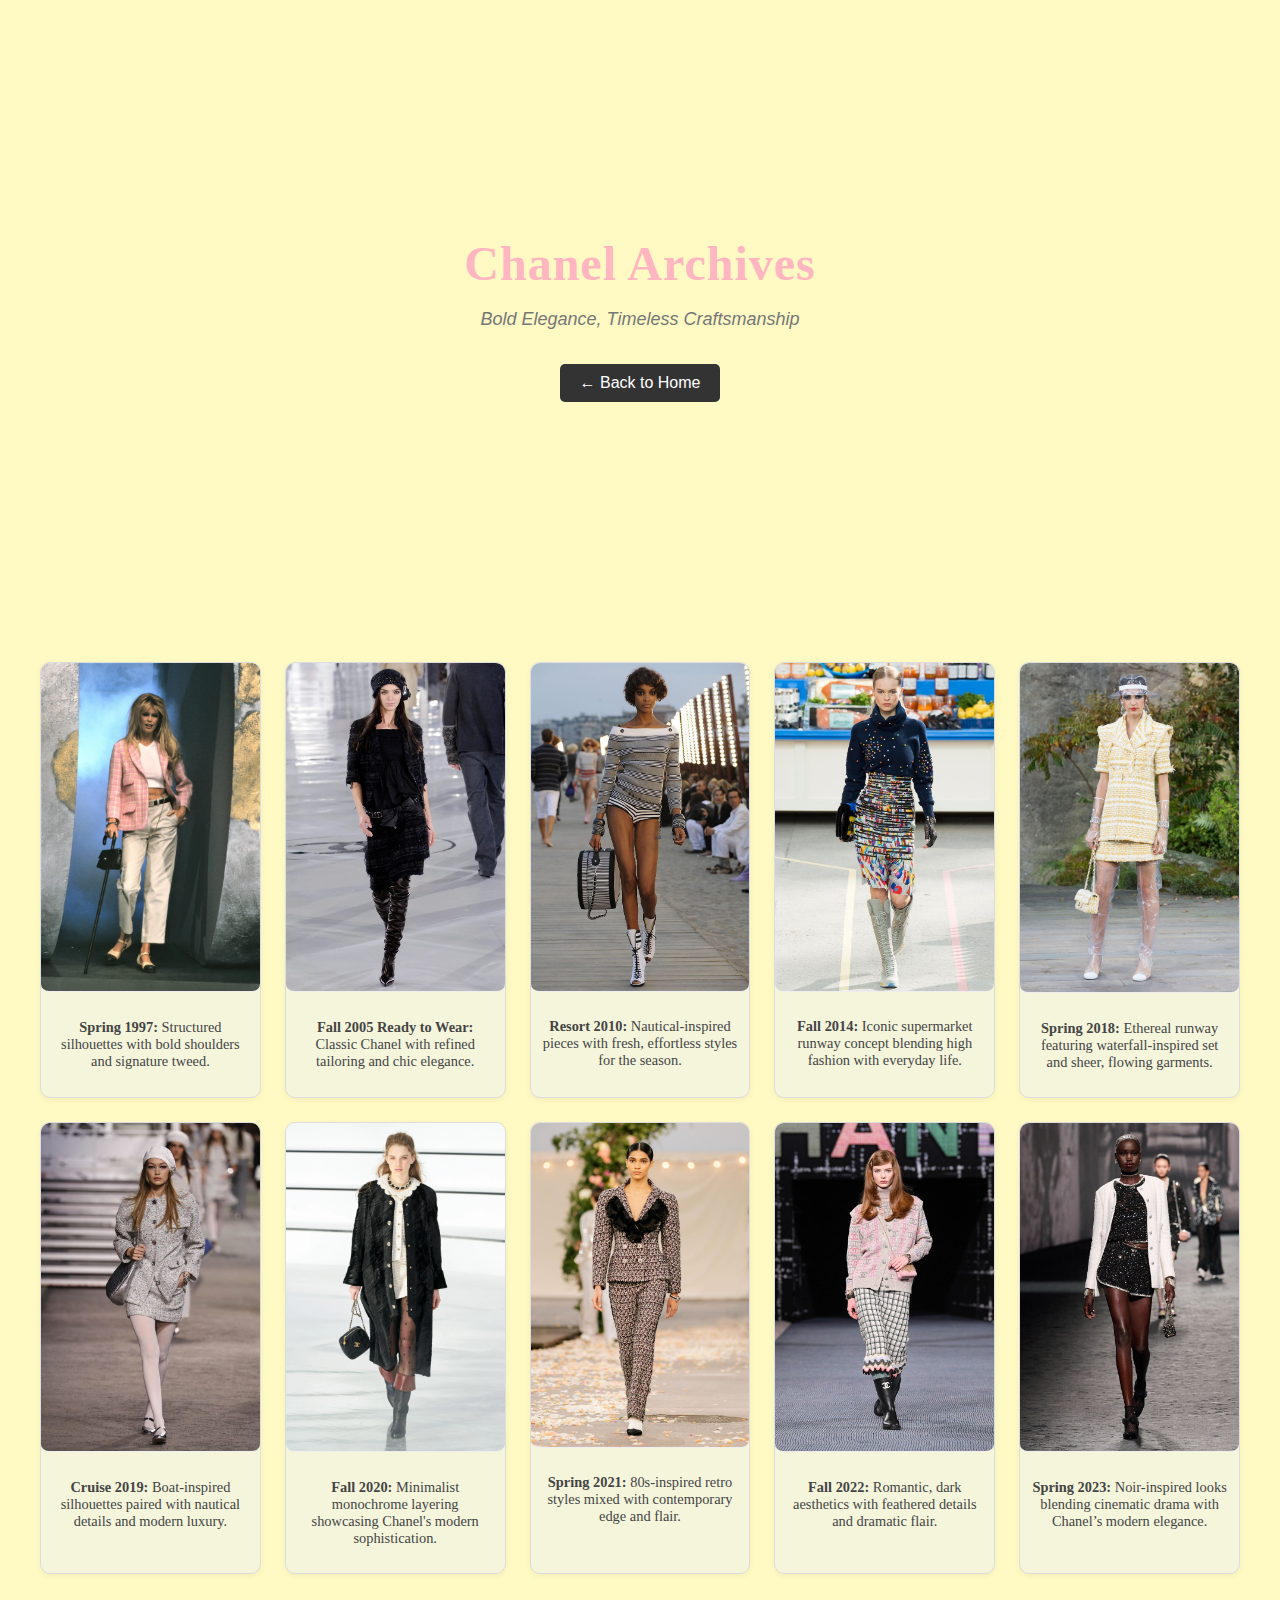
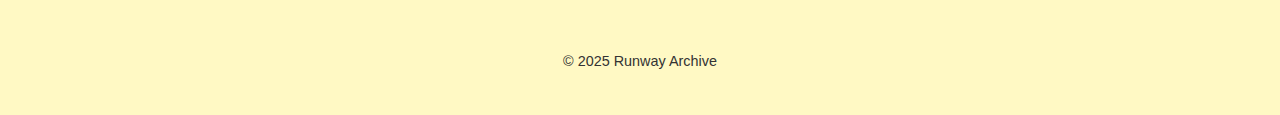
<file: chanel.html>
<!DOCTYPE html>
<html lang="en">
<head>
  <meta charset="UTF-8" />
  <meta name="viewport" content="width=device-width, initial-scale=1.0" />
  <title>Chanel Archives</title>
  <link rel="stylesheet" href="style.css" />
</head>
<body>
  <header>
  <h1>Chanel Archives</h1>
  <h2 class="subtitle">Bold Elegance, Timeless Craftsmanship</h2>
  <a href="index.html" class="back-to-home">← Back to Home</a>
</header>


  <section class="lookbook">
    <div class="look">
      <img src="chanel 1996 new.webp" alt="Chanel Look 1">
      <video class="runway-video" muted>
        <source src="RPReplay_Final1747057071.mp4" type="video/mp4">
        Your browser does not support the video tag.
      </video>
      <p><strong>Spring 1997:</strong> Structured silhouettes with bold shoulders and signature tweed.</p>

    </div>
    <div class="look">
      <img src="2005 chanel.jpg" alt="Chanel Look 2">
      <video class="runway-video" muted>
        <source src="RPReplay_Final1747057713.mp4" type="video/mp4">
        Your browser does not support the video tag.
      </video>
      <p><strong>Fall 2005 Ready to Wear:</strong> Classic Chanel with refined tailoring and chic elegance.</p>

    </div>
    <div class="look">
      <img src="chanel 2010.jpg" alt="Chanel Look 3">
      <video class="runway-video" muted>
        <source src="RPReplay_Final1747057951.mp4" type="video/mp4">
        Your browser does not support the video tag.
      </video>
      <p><strong>Resort 2010:</strong> Nautical-inspired pieces with fresh, effortless styles for the season.</p>

    </div>
    <div class="look">
      <img src="chanel 2014.jpg" alt="Chanel Look 4">
      <video class="runway-video" muted>
        <source src="RPReplay_Final1747058309.mp4" type="video/mp4">
        Your browser does not support the video tag.
      </video>
     <p><strong>Fall 2014:</strong> Iconic supermarket runway concept blending high fashion with everyday life.</p>

    </div>
    <div class="look">
      <img src="chanel 2018.jpg" alt="Chanel Look 5">
      <video class="runway-video" muted>
        <source src="RPReplay_Final1747058440.mp4" type="video/mp4">
        Your browser does not support the video tag.
      </video>
      <p><strong>Spring 2018:</strong> Ethereal runway featuring waterfall-inspired set and sheer, flowing garments.</p>

    </div>
    <div class="look">
      <img src="chanel 2019.jpg" alt="Chanel Look 6">
      <video class="runway-video" muted>
        <source src="chanel 2019 .mp4" type="video/mp4">
        Your browser does not support the video tag.
      </video>
     <p><strong>Cruise 2019:</strong> Boat-inspired silhouettes paired with nautical details and modern luxury.</p>

    </div>
    <div class="look">
      <img src="chanel 2020 new.webp" alt="Chanel Look 7">
      <video class="runway-video" muted>
        <source src="chanel 2020 new.mp4" type="video/mp4">
        Your browser does not support the video tag.
      </video>
     <p><strong>Fall 2020:</strong> Minimalist monochrome layering showcasing Chanel's modern sophistication.</p>

    </div>
    <div class="look">
      <img src="chanel 2021.jpg" alt="Chanel Look 8">
      <video class="runway-video" muted>
        <source src="chanel 2021.mp4" type="video/mp4">
        Your browser does not support the video tag.
      </video>
      <p><strong>Spring 2021:</strong> 80s-inspired retro styles mixed with contemporary edge and flair.</p>

    </div>
    <div class="look">
      <img src="chanel 2022.jpg" alt="Chanel Look 9">
      <video class="runway-video" muted>
        <source src="chanel 2022.mp4" type="video/mp4">
        Your browser does not support the video tag.
      </video>
     <p><strong>Fall 2022:</strong> Romantic, dark aesthetics with feathered details and dramatic flair.</p>

    </div>
    <div class="look">
      <img src="chanel 2023.jpg" alt="Chanel Look 10">
      <video class="runway-video" muted>
        <source src="chanel 2023 new.mp4" type="video/mp4">
        Your browser does not support the video tag.
      </video>
     <p><strong>Spring 2023:</strong> Noir-inspired looks blending cinematic drama with Chanel’s modern elegance.</p>

    </div>
  </section>

  <footer>
    <p>&copy; 2025 Runway Archive</p>
  </footer>

  <script>
    document.querySelectorAll('.look').forEach(look => {
      const video = look.querySelector('.runway-video');
      look.addEventListener('mouseenter', () => {
        video.style.display = 'block'; // Show the video
        video.play(); // Play the video
      });
      look.addEventListener('mouseleave', () => {
        video.pause(); // Pause the video
        video.currentTime = 0; // Reset the video to the beginning
        video.style.display = 'none'; // Hide the video
      });
    });
  </script>
</body>
</html>
</file>
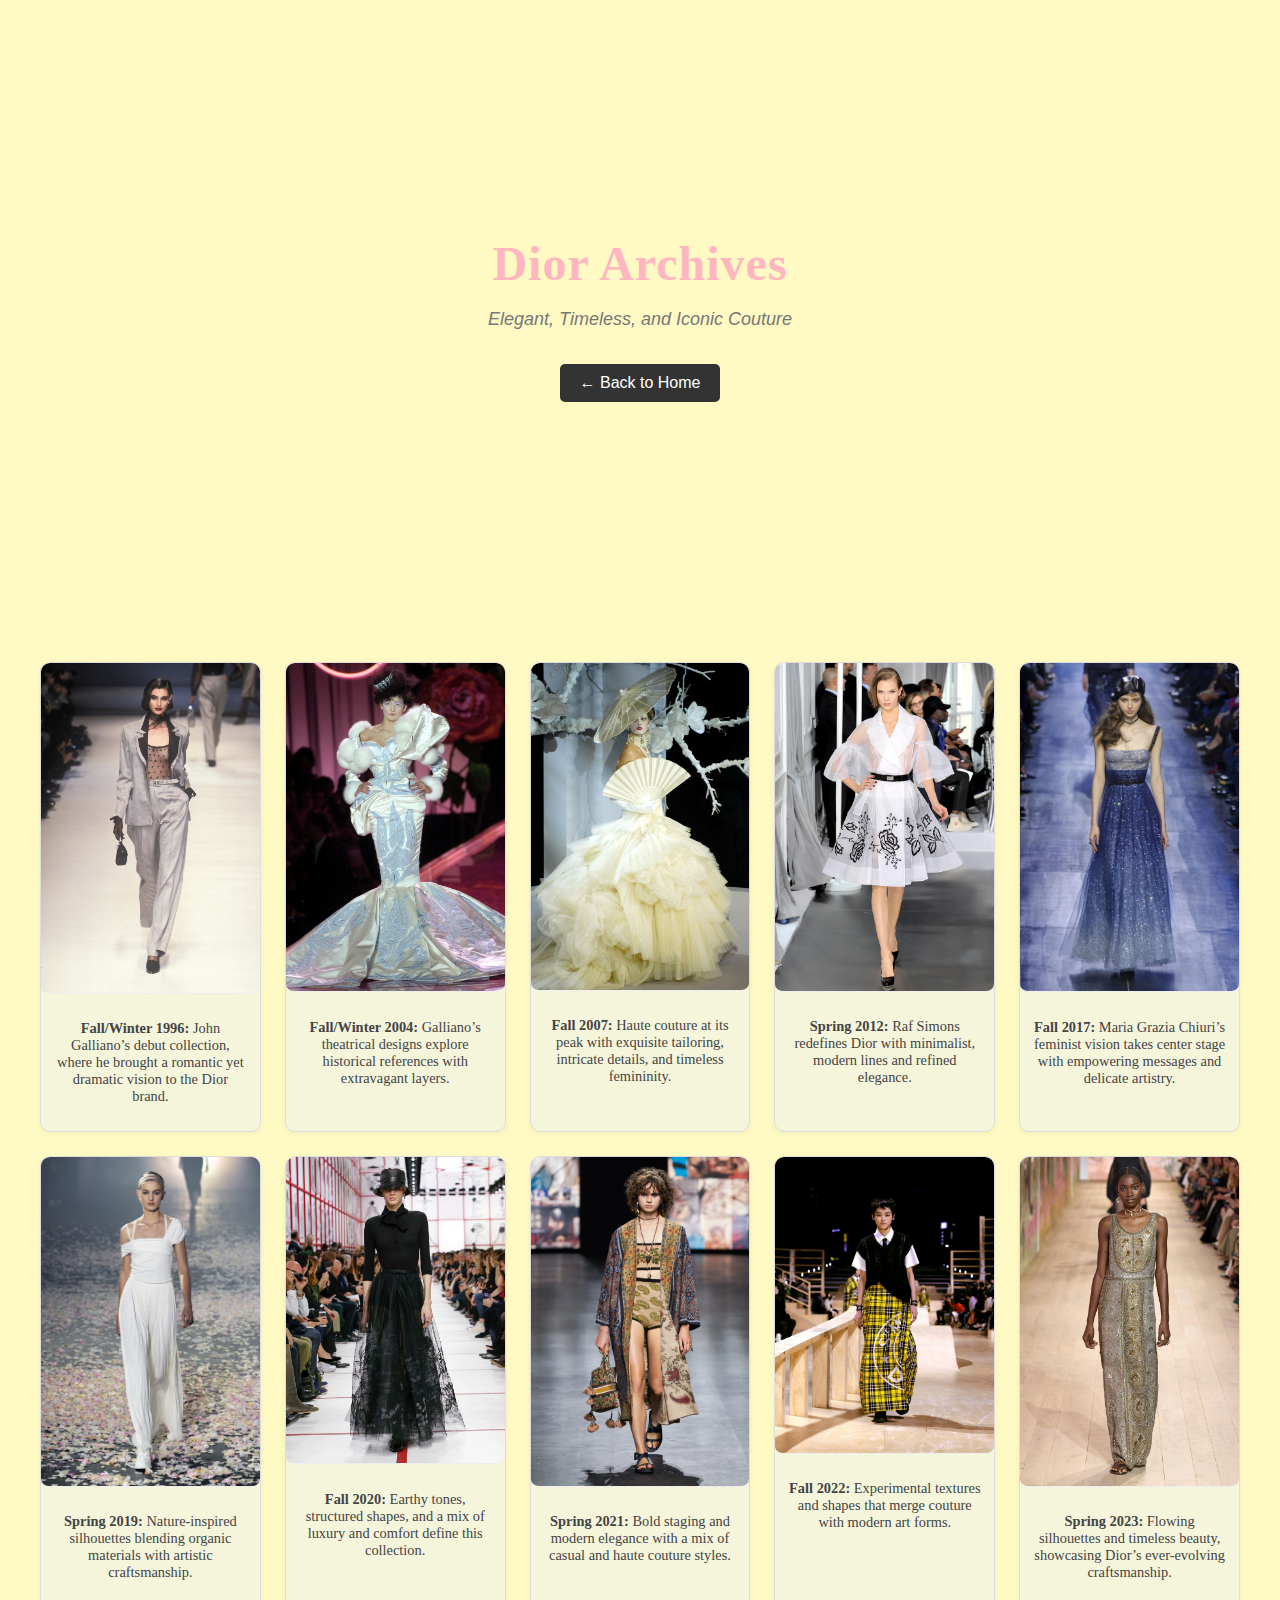
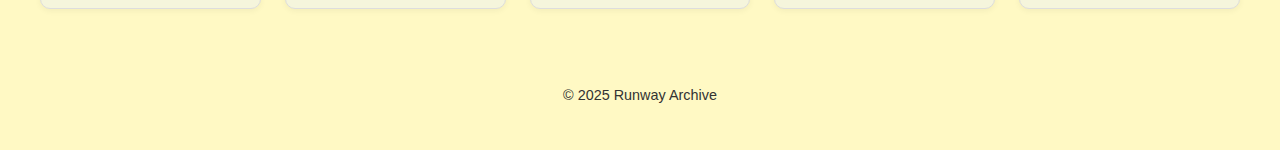
<file: dior.html>
<!DOCTYPE html>
<html lang="en">
<head>
  <meta charset="UTF-8" />
  <meta name="viewport" content="width=device-width, initial-scale=1.0" />
  <title>Dior Archives</title>
  <link rel="stylesheet" href="style.css" />
</head>
<body>
  <header>
    <h1>Dior Archives</h1>
    <h2 class="subtitle">Elegant, Timeless, and Iconic Couture</h2>
    <a href="index.html" class="back-to-home">← Back to Home</a>
  </header>

  <section class="lookbook">
    <div class="look">
      <img src="dior 1996.jpg" alt="Dior Look 1" />
      <video class="runway-video" muted>
        <source src="dior 1996.mp4" type="video/mp4">
        Your browser does not support the video tag.
      </video>
      <p><strong>Fall/Winter 1996:</strong> John Galliano’s debut collection, where he brought a romantic yet dramatic vision to the Dior brand.</p>
    </div>
    <div class="look">
      <img src="dior 2004.jpg" alt="Dior Look 2" />
      <video class="runway-video" muted>
        <source src="dior 2004.mp4" type="video/mp4">
        Your browser does not support the video tag.
      </video>
      <p><strong>Fall/Winter 2004:</strong> Galliano’s theatrical designs explore historical references with extravagant layers.</p>
    </div>
    <div class="look">
      <img src="dior 2007.jpg" alt="Dior Look 3" />
      <video class="runway-video" muted>
        <source src="dior 2007.mp4" type="video/mp4">
        Your browser does not support the video tag.
      </video>
      <p><strong>Fall 2007:</strong> Haute couture at its peak with exquisite tailoring, intricate details, and timeless femininity.</p>
    </div>
    <div class="look">
      <img src="dior 2012 new.webp" alt="Dior Look 4" />
      <video class="runway-video" muted>
        <source src="dior 2012.mp4" type="video/mp4">
        Your browser does not support the video tag.
      </video>
      <p><strong>Spring 2012:</strong> Raf Simons redefines Dior with minimalist, modern lines and refined elegance.</p>
    </div>
    <div class="look">
      <img src="dior 2017 new.jpg" alt="Dior Look 5" />
      <video class="runway-video" muted>
        <source src="dior 2017.mp4" type="video/mp4">
        Your browser does not support the video tag.
      </video>
      <p><strong>Fall 2017:</strong> Maria Grazia Chiuri’s feminist vision takes center stage with empowering messages and delicate artistry.</p>
    </div>
    <div class="look">
      <img src="dior 2019 new.jpg" alt="Dior Look 6" />
      <video class="runway-video" muted>
        <source src="dior 2019.mp4" type="video/mp4">
        Your browser does not support the video tag.
      </video>
      <p><strong>Spring 2019:</strong> Nature-inspired silhouettes blending organic materials with artistic craftsmanship.</p>
    </div>
    <div class="look">
      <img src="dior new 2020.jpg" alt="Dior Look 7" />
      <video class="runway-video" muted>
        <source src="dior 2020.mp4" type="video/mp4">
        Your browser does not support the video tag.
      </video>
      <p><strong>Fall 2020:</strong> Earthy tones, structured shapes, and a mix of luxury and comfort define this collection.</p>
    </div>
    <div class="look">
      <img src="dior 2021 new.webp" alt="Dior Look 8" />
      <video class="runway-video" muted>
        <source src="dior 2021.mp4" type="video/mp4">
        Your browser does not support the video tag.
      </video>
      <p><strong>Spring 2021:</strong> Bold staging and modern elegance with a mix of casual and haute couture styles.</p>
    </div>
    <div class="look">
      <img src="dior 2022 new.jpg" alt="Dior Look 9" />
      <video class="runway-video" muted>
        <source src="dior 2022.mp4" type="video/mp4">
        Your browser does not support the video tag.
      </video>
      <p><strong>Fall 2022:</strong> Experimental textures and shapes that merge couture with modern art forms.</p>
    </div>
    <div class="look">
      <img src="dior 2023.jpg" alt="Dior Look 10" />
      <video class="runway-video" muted>
        <source src="dior 2023.mp4" type="video/mp4">
        Your browser does not support the video tag.
      </video>
      <p><strong>Spring 2023:</strong> Flowing silhouettes and timeless beauty, showcasing Dior’s ever-evolving craftsmanship.</p>
    </div>
  </section>

  <footer>
    <p>&copy; 2025 Runway Archive</p>
  </footer>

  <script>
    document.querySelectorAll('.look').forEach(look => {
      const video = look.querySelector('.runway-video');
      look.addEventListener('mouseenter', () => {
        video.style.display = 'block'; // Show the video
        video.play(); // Play the video
      });
      look.addEventListener('mouseleave', () => {
        video.pause(); // Pause the video
        video.currentTime = 0; // Reset the video to the beginning
        video.style.display = 'none'; // Hide the video
      });
    });
  </script>
</body>
</html>
</file>
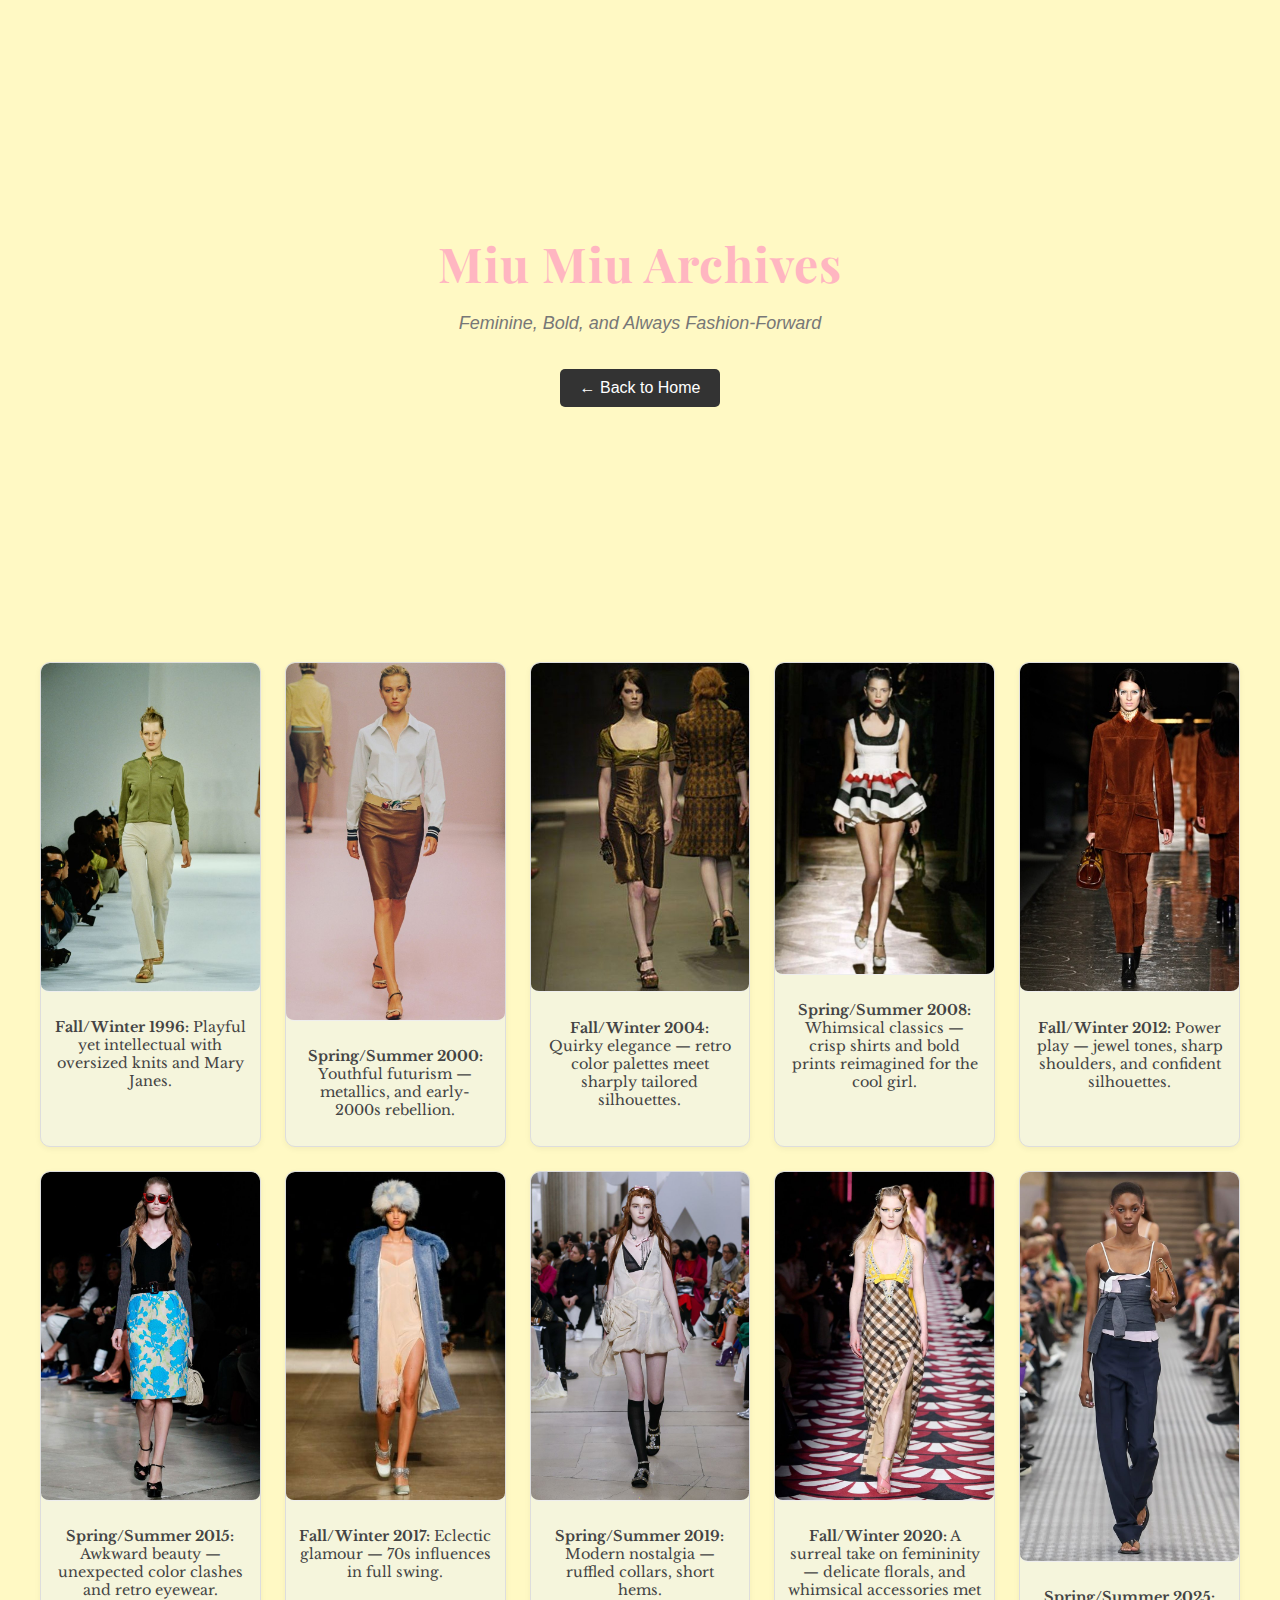
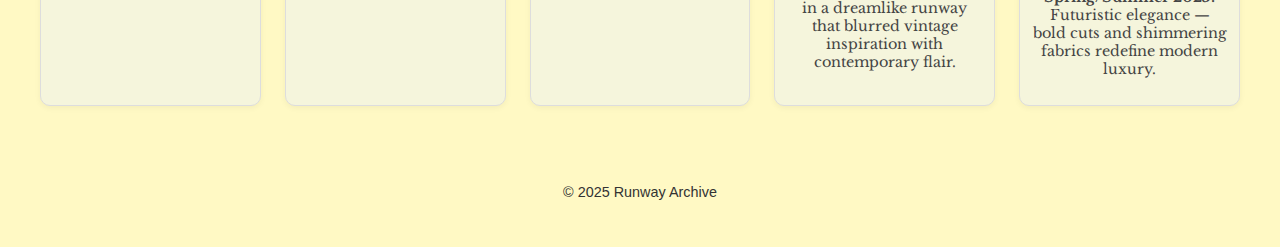
<file: miu miu.html>
<!DOCTYPE html>
<html lang="en">
<head>
  <meta charset="UTF-8" />
  <meta name="viewport" content="width=device-width, initial-scale=1.0"/>
  <title>Miu Miu Archive</title>
  <link rel="stylesheet" href="style.css" />
  <link href="https://fonts.googleapis.com/css2?family=Playfair+Display:wght@400;600;700&family=Libre+Baskerville&display=swap" rel="stylesheet">
</head>
<body>

  <header>
    <h1>Miu Miu Archives</h1>
    <h2 class="subtitle">Feminine, Bold, and Always Fashion-Forward</h2>
    <a href="index.html" class="back-to-home">← Back to Home</a>
  </header>

  <section class="lookbook">
    <!-- Look 1 -->
    <div class="look">
      <img src="miu 1996.jpg" alt="Miu Miu 1996">
      <video class="runway-video" muted>
        <source src="miu miu 1996.mp4" type="video/mp4">
        Your browser does not support the video tag.
      </video>
      <p><strong>Fall/Winter 1996:</strong> Playful yet intellectual with oversized knits and Mary Janes.</p>
    </div>
    
    <!-- Look 2 -->
    <div class="look">
      <img src="mui 2000.jpg" alt="Miu Miu 2000">
      <video class="runway-video" muted>
        <source src="miu miu 2000.mp4" type="video/mp4">
        Your browser does not support the video tag.
      </video>
      <p><strong>Spring/Summer 2000:</strong> Youthful futurism — metallics, and early-2000s rebellion.</p>
    </div>

    <!-- Look 3 -->
    <div class="look">
      <img src="mui 2004.jpg" alt="Miu Miu 2004">
      <video class="runway-video" muted>
        <source src="miu miu 2004.mp4" type="video/mp4">
        Your browser does not support the video tag.
      </video>
      <p><strong>Fall/Winter 2004:</strong> Quirky elegance — retro color palettes meet sharply tailored silhouettes.</p>
    </div>

    <!-- Look 4 -->
    <div class="look">
      <img src="mui 2008.jpg" alt="Miu Miu 2008">
      <video class="runway-video" muted>
        <source src="miu miu 2008.mp4" type="video/mp4">
        Your browser does not support the video tag.
      </video>
      <p><strong>Spring/Summer 2008:</strong> Whimsical classics — crisp shirts and bold prints reimagined for the cool girl.</p>
    </div>

    <!-- Look 5 -->
    <div class="look">
      <img src="mui 2012.jpg" alt="Miu Miu 2012">
      <video class="runway-video" muted>
        <source src="miu miu 2012.mp4" type="video/mp4">
        Your browser does not support the video tag.
      </video>
      <p><strong>Fall/Winter 2012:</strong> Power play — jewel tones, sharp shoulders, and confident silhouettes.</p>
    </div>

    <!-- Look 6 -->
    <div class="look">
      <img src="mui 2015.jpg" alt="Miu Miu 2015">
      <video class="runway-video" muted>
        <source src="miu miu 2015.mp4" type="video/mp4">
        Your browser does not support the video tag.
      </video>
      <p><strong>Spring/Summer 2015:</strong> Awkward beauty — unexpected color clashes and retro eyewear.</p>
    </div>

    <!-- Look 7 -->
    <div class="look">
      <img src="mui 2017.jpg" alt="Miu Miu 2017">
      <video class="runway-video" muted>
        <source src="miu miu 2017.mp4" type="video/mp4">
        Your browser does not support the video tag.
      </video>
      <p><strong>Fall/Winter 2017:</strong> Eclectic glamour — 70s influences in full swing.</p>
    </div>

    <!-- Look 8 -->
    <div class="look">
      <img src="mui 2019.jpg" alt="Miu Miu 2019">
      <video class="runway-video" muted>
        <source src="miu miu 2019.mp4" type="video/mp4">
        Your browser does not support the video tag.
      </video>
      <p><strong>Spring/Summer 2019:</strong> Modern nostalgia — ruffled collars, short hems.</p>
    </div>

    <!-- Look 9 -->
    <div class="look">
      <img src="mui mui 2020.jpg" alt="Miu Miu 2020">
      <video class="runway-video" muted>
        <source src="miu miu 2020.mp4" type="video/mp4">
        Your browser does not support the video tag.
      </video>
      <p><strong>Fall/Winter 2020:</strong> A surreal take on femininity — delicate florals, and whimsical accessories met in a dreamlike runway that blurred vintage inspiration with contemporary flair.</p>
    </div>

    <!-- Look 10 -->
    <div class="look">
      <img src="mui 2025.jpg" alt="Miu Miu 2025">
      <video class="runway-video" muted>
        <source src="miu miu 2025.mp4" type="video/mp4">
        Your browser does not support the video tag.
      </video>
      <p><strong>Spring/Summer 2025:</strong> Futuristic elegance — bold cuts and shimmering fabrics redefine modern luxury.</p>
    </div>
  </section>

  <footer>
    <p>&copy; 2025 Runway Archive</p>
  </footer>

  <script>
    document.querySelectorAll('.look').forEach(look => {
      const video = look.querySelector('.runway-video');
      look.addEventListener('mouseenter', () => {
        video.style.display = 'block'; // Show the video
        video.play(); // Play the video
      });
      look.addEventListener('mouseleave', () => {
        video.pause(); // Pause the video
        video.currentTime = 0; // Reset the video to the beginning
        video.style.display = 'none'; // Hide the video
      });
    });
  </script>

</body>
</html>
</file>
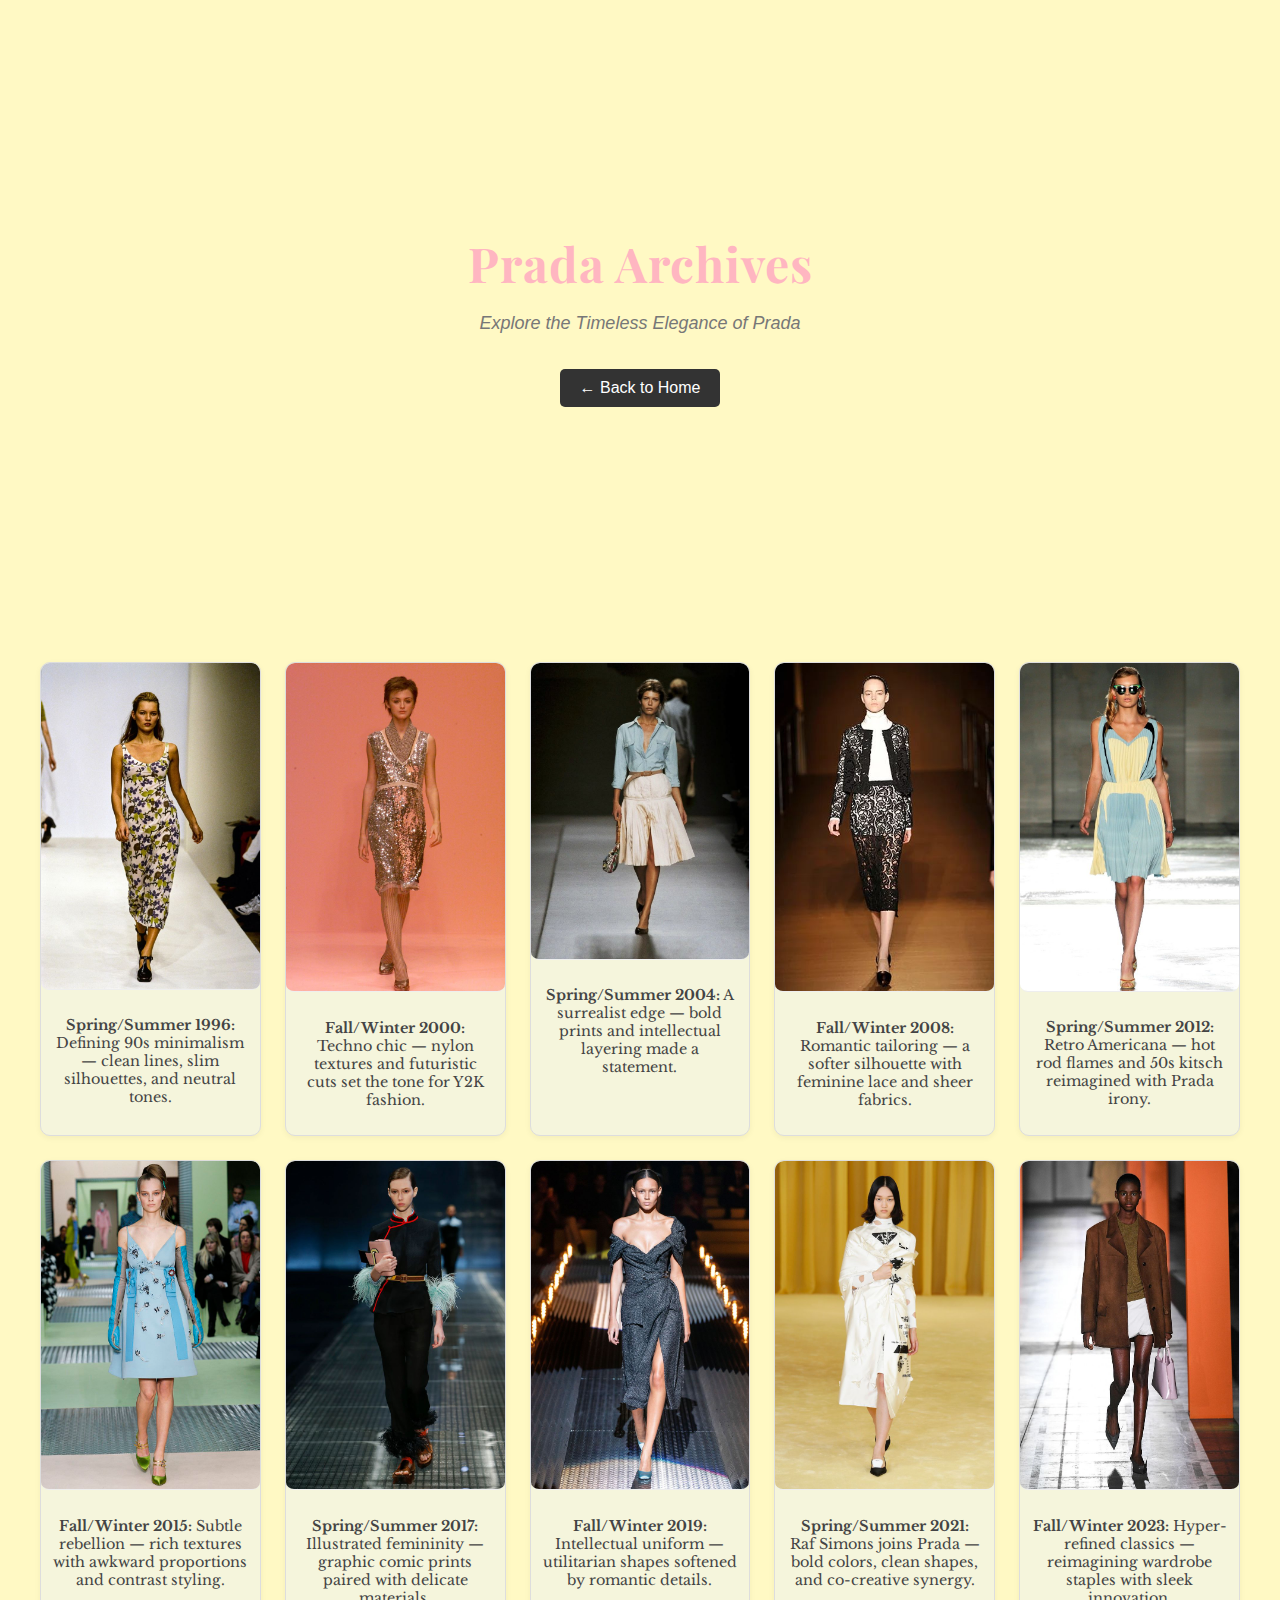
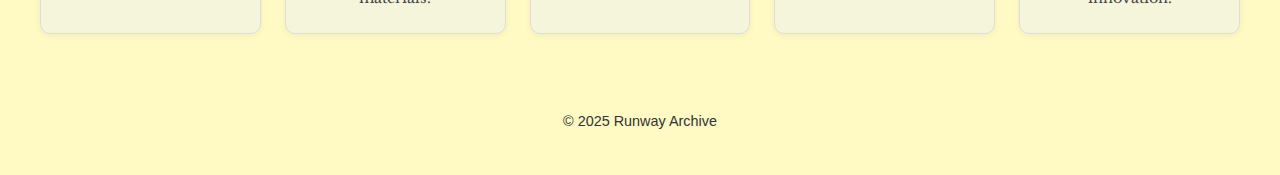
<file: Prada.html>
<!DOCTYPE html>
<html lang="en">
<head>
  <meta charset="UTF-8" />
  <meta name="viewport" content="width=device-width, initial-scale=1.0"/>
  <title>Prada Archive</title>
  <link rel="stylesheet" href="style.css" />
  <link href="https://fonts.googleapis.com/css2?family=Playfair+Display:wght@400;600;700&family=Libre+Baskerville&display=swap" rel="stylesheet">
</head>
<body>

  <header>
    <h1>Prada Archives</h1>
    <h2 class="subtitle">Explore the Timeless Elegance of Prada</h2>
    <a href="index.html" class="back-to-home">← Back to Home</a>
  </header>

  <section class="lookbook">
    <div class="look">
      <img src="prada 1996.jpg" alt="Prada 1996">
      <video class="runway-video" muted>
        <source src="prada 1996.mp4" type="video/mp4">
        Your browser does not support the video tag.
      </video>
      <p><strong>Spring/Summer 1996:</strong> Defining 90s minimalism — clean lines, slim silhouettes, and neutral tones.</p>
    </div>
    <div class="look">
      <img src="prada 2000.jpg" alt="Prada 2000">
      <video class="runway-video" muted>
        <source src="prada 2000.mp4" type="video/mp4">
        Your browser does not support the video tag.
      </video>
      <p><strong>Fall/Winter 2000:</strong> Techno chic — nylon textures and futuristic cuts set the tone for Y2K fashion.</p>
    </div>
    <div class="look">
      <img src="prada 2004.jpg" alt="Prada 2004">
      <video class="runway-video" muted>
        <source src="prada 2004.mp4" type="video/mp4">
        Your browser does not support the video tag.
      </video>
      <p><strong>Spring/Summer 2004:</strong> A surrealist edge — bold prints and intellectual layering made a statement.</p>
    </div>
    <div class="look">
      <img src="prada 2008.jpg" alt="Prada 2008">
      <video class="runway-video" muted>
        <source src="prada 2008 new.mp4" type="video/mp4">
        Your browser does not support the video tag.
      </video>
      <p><strong>Fall/Winter 2008:</strong> Romantic tailoring — a softer silhouette with feminine lace and sheer fabrics.</p>
    </div>
    <div class="look">
      <img src="prada 2012.jpg" alt="Prada 2012">
      <video class="runway-video" muted>
        <source src="prada 2012.mp4" type="video/mp4">
        Your browser does not support the video tag.
      </video>
      <p><strong>Spring/Summer 2012:</strong> Retro Americana — hot rod flames and 50s kitsch reimagined with Prada irony.</p>
    </div>
    <div class="look">
      <img src="prada 2015.jpg" alt="Prada 2015">
      <video class="runway-video" muted>
        <source src="prada 2015.mp4" type="video/mp4">
        Your browser does not support the video tag.
      </video>
      <p><strong>Fall/Winter 2015:</strong> Subtle rebellion — rich textures with awkward proportions and contrast styling.</p>
    </div>
    <div class="look">
      <img src="prada 2017.jpg" alt="Prada 2017">
      <video class="runway-video" muted>
        <source src="prada 2017.mp4" type="video/mp4">
        Your browser does not support the video tag.
      </video>
      <p><strong>Spring/Summer 2017:</strong> Illustrated femininity — graphic comic prints paired with delicate materials.</p>
    </div>
    <div class="look">
      <img src="prada 2019.jpg" alt="Prada 2019">
      <video class="runway-video" muted>
        <source src="prada 2019.mp4" type="video/mp4">
        Your browser does not support the video tag.
      </video>
      <p><strong>Fall/Winter 2019:</strong> Intellectual uniform — utilitarian shapes softened by romantic details.</p>
    </div>
    <div class="look">
      <img src="prada 2021.jpg" alt="Prada 2021">
      <video class="runway-video" muted>
        <source src="prada new 2021.mp4" type="video/mp4">
        Your browser does not support the video tag.
      </video>
      <p><strong>Spring/Summer 2021:</strong> Raf Simons joins Prada — bold colors, clean shapes, and co-creative synergy.</p>
    </div>
    <div class="look">
      <img src="prada 2023.jpg" alt="Prada 2023">
      <video class="runway-video" muted>
        <source src="prada 2023.mp4" type="video/mp4">
        Your browser does not support the video tag.
      </video>
      <p><strong>Fall/Winter 2023:</strong> Hyper-refined classics — reimagining wardrobe staples with sleek innovation.</p>
    </div>
  </section>

  <footer>
    <p>&copy; 2025 Runway Archive</p>
  </footer>

  <script>
    document.querySelectorAll('.look').forEach(look => {
      const video = look.querySelector('.runway-video');
      look.addEventListener('mouseenter', () => {
        video.style.display = 'block'; // Show the video
        video.play(); // Play the video
      });
      look.addEventListener('mouseleave', () => {
        video.pause(); // Pause the video
        video.currentTime = 0; // Reset the video to the beginning
        video.style.display = 'none'; // Hide the video
      });
    });
  </script>

</body>
</html>
</file>
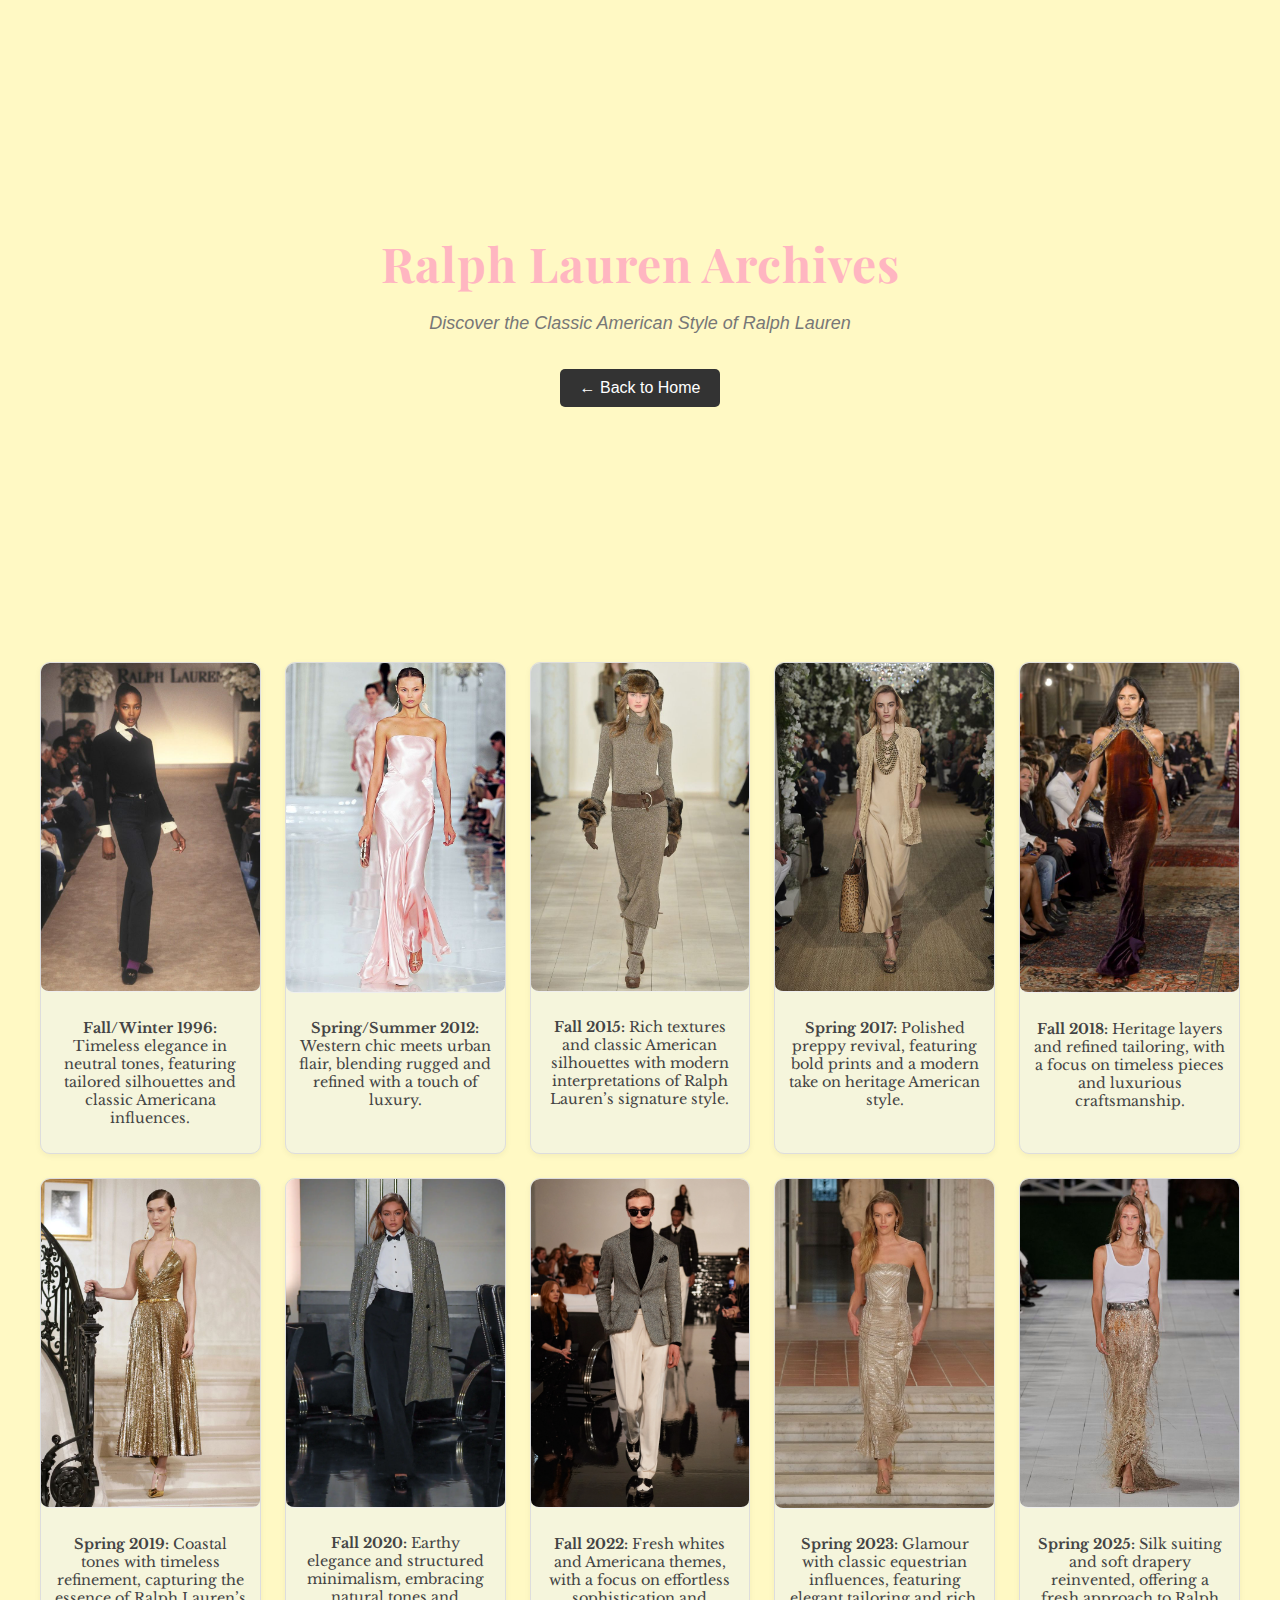
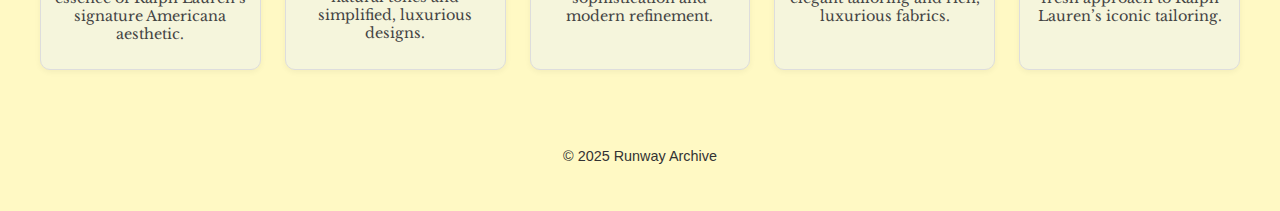
<file: Ralph Lauren.html>
<!DOCTYPE html>
<html lang="en">
<head>
  <meta charset="UTF-8" />
  <meta name="viewport" content="width=device-width, initial-scale=1.0"/>
  <title>Ralph Lauren Archive</title>
  <link rel="stylesheet" href="style.css" />
  <link href="https://fonts.googleapis.com/css2?family=Playfair+Display:wght@400;600;700&family=Libre+Baskerville&display=swap" rel="stylesheet">
</head>
<body>
  <header>
    <h1>Ralph Lauren Archives</h1>
    <h2 class="subtitle">Discover the Classic American Style of Ralph Lauren</h2>
    <a href="index.html" class="back-to-home">← Back to Home</a>
  </header>

  <section class="lookbook">
    <div class="look">
      <img src="ralph 1996 new.jpg" alt="Ralph Lauren Look 1" />
      <video class="runway-video" muted>
        <source src="ralph 1996.mp4" type="video/mp4">
        Your browser does not support the video tag.
      </video>
      <p><strong>Fall/Winter 1996:</strong> Timeless elegance in neutral tones, featuring tailored silhouettes and classic Americana influences.</p>
    </div>
    <div class="look">
      <img src="ralph 2012.jpg" alt="Ralph Lauren Look 2" />
      <video class="runway-video" muted>
        <source src="ralph 2012 .mp4" type="video/mp4">
        Your browser does not support the video tag.
      </video>
      <p><strong>Spring/Summer 2012:</strong> Western chic meets urban flair, blending rugged and refined with a touch of luxury.</p>
    </div>
    <div class="look">
      <img src="ralph 2015.jpg" alt="Ralph Lauren Look 3" />
      <video class="runway-video" muted>
        <source src="ralph 2015.mp4" type="video/mp4">
        Your browser does not support the video tag.
      </video>
      <p><strong>Fall 2015:</strong> Rich textures and classic American silhouettes with modern interpretations of Ralph Lauren’s signature style.</p>
    </div>
    <div class="look">
      <img src="ralph 2017.jpg" alt="Ralph Lauren Look 4" />
      <video class="runway-video" muted>
        <source src="ralph 2017.mp4" type="video/mp4">
        Your browser does not support the video tag.
      </video>
      <p><strong>Spring 2017:</strong> Polished preppy revival, featuring bold prints and a modern take on heritage American style.</p>
    </div>
    <div class="look">
      <img src="ralph 2018.jpg" alt="Ralph Lauren Look 5" />
      <video class="runway-video" muted>
        <source src="ralph 2018.mp4" type="video/mp4">
        Your browser does not support the video tag.
      </video>
      <p><strong>Fall 2018:</strong> Heritage layers and refined tailoring, with a focus on timeless pieces and luxurious craftsmanship.</p>
    </div>
    <div class="look">
      <img src="ralph 2019.jpg" alt="Ralph Lauren Look 6" />
      <video class="runway-video" muted>
        <source src="ralph 2019.mp4" type="video/mp4">
        Your browser does not support the video tag.
      </video>
      <p><strong>Spring 2019:</strong> Coastal tones with timeless refinement, capturing the essence of Ralph Lauren’s signature Americana aesthetic.</p>
    </div>
    <div class="look">
      <img src="ralph 2020 new.webp" alt="Ralph Lauren Look 7" />
      <video class="runway-video" muted>
        <source src="ralph 2020.mp4" type="video/mp4">
        Your browser does not support the video tag.
      </video>
      <p><strong>Fall 2020:</strong> Earthy elegance and structured minimalism, embracing natural tones and simplified, luxurious designs.</p>
    </div>
    <div class="look">
      <img src="ralph 22.webp" alt="Ralph Lauren Look 8" />
      <video class="runway-video" muted>
        <source src="ralph 2022.mp4" type="video/mp4">
        Your browser does not support the video tag.
      </video>
      <p><strong>Fall 2022:</strong> Fresh whites and Americana themes, with a focus on effortless sophistication and modern refinement.</p>
    </div>
    <div class="look">
      <img src="ralph 2023.jpg" alt="Ralph Lauren Look 9" />
      <video class="runway-video" muted>
        <source src="ralph 2023.mp4" type="video/mp4">
        Your browser does not support the video tag.
      </video>
      <p><strong>Spring 2023:</strong> Glamour with classic equestrian influences, featuring elegant tailoring and rich, luxurious fabrics.</p>
    </div>
    <div class="look">
      <img src="ralph 2025.jpg" alt="Ralph Lauren Look 10" />
      <video class="runway-video" muted>
        <source src="ralph 2025.mp4" type="video/mp4">
        Your browser does not support the video tag.
      </video>
      <p><strong>Spring 2025:</strong> Silk suiting and soft drapery reinvented, offering a fresh approach to Ralph Lauren’s iconic tailoring.</p>
    </div>
  </section>

  <footer>
    <p>&copy; 2025 Runway Archive</p>
  </footer>

  <script>
    document.querySelectorAll('.look').forEach(look => {
      const video = look.querySelector('.runway-video');
      look.addEventListener('mouseenter', () => {
        video.style.display = 'block'; // Show the video
        video.play(); // Play the video
      });
      look.addEventListener('mouseleave', () => {
        video.pause(); // Pause the video
        video.currentTime = 0; // Reset the video to the beginning
        video.style.display = 'none'; // Hide the video
      });
    });
  </script>
</body>
</html>
</file>
<file: style.css>
/* Base styles */
body {
  margin: 0;
  font-family: 'Helvetica Neue', sans-serif;
  background-color: #fff9c4; /* Baby yellow background */
  color: #333; /* Default text color */
}

/* Header */
header, section, footer {
  position: relative;
  z-index: 1;
}
header {
  position: relative;
  height: 70vh; /* Adjust height as needed */
  overflow: hidden;
  text-align: center;
  display: flex;
  flex-direction: column;
  justify-content: center;
  align-items: center;
  color: white;
}

header video {
  position: absolute;
  top: 0;
  left: 0;
  width: 100%;
  height: 100%;
  object-fit: cover; /* Ensures the video covers the header */
  z-index: -1; /* Places the video behind the text */
}

header h1, header p {
  z-index: 1; /* Ensures text is above the video */
  position: relative;
  margin: 0;
  padding: 0.5rem;
}

header h1 {
  font-family: 'Playfair Display', serif;
  font-size: 3rem;
  font-weight: 700;
  letter-spacing: 1px;
  color: #ffb6c1; /* Baby pink color for the heading */
}

header p {
  font-size: 1.2rem;
  color: #fffefe;
}

/* Section title */
.section-title {
  font-size: 1.6rem;
  color: #555;
  text-align: center;
  margin: 2rem auto 1rem;
}

/* Folder styles */
.folders {
  display: flex;
  flex-wrap: wrap;
  justify-content: center;
  gap: 1rem;
  padding: 2rem;
}

.folder {
  text-align: center;
  max-width: 300px;
  text-decoration: none;
  color: inherit;
  background: #f5f5dc; /* Light beige background */
  border: 1px solid #ddd;
  padding: 1rem;
  border-radius: 10px;
  transition: all 0.3s ease;
  box-shadow: 0 2px 8px rgba(0, 0, 0, 0.05);
}

.folder img {
  width: 100%;
  border-radius: 8px;
  margin-bottom: 0.8rem;
  object-fit: cover;
}

.folder span {
  display: block;
  margin-top: 0.5rem;
  font-size: 1rem;
  font-weight: 500;
  color: #111;
}

.folder:hover {
  transform: translateY(-5px);
  box-shadow: 0 4px 16px rgba(0, 0, 0, 0.15);
}

/* Footer */
footer {
  text-align: center;
  padding: 2rem 1rem;
  font-size: 0.9rem;
  color: #333;
  background-color: #fff9c4; /* Baby yellow footer */
}

/* Lookbook container */
.lookbook {
  display: flex;
  flex-wrap: wrap;
  justify-content: center;
  gap: 1rem;
  padding: 2rem;
}

/* Individual look container */
.look {
  position: relative;
  text-align: center;
  max-width: 300px; /* Limit the width of each look */
  margin: 0 auto; /* Center the look container */
  overflow: hidden; /* Prevent content spillover */
}

/* Images inside the look container */
.look img {
  width: 100%; /* Ensure the image fits within the container */
  height: 100%; /* Make the image take up full container height */
  object-fit: cover; /* Fill container with image, keeping aspect ratio */
  border-radius: 8px;
  display: block;
}

/* Videos inside the look container */
.look video {
  width: 100%; /* Make the video fit within the container */
  height: auto; /* Maintain aspect ratio */
  border-radius: 8px; /* Match the rounded corners of the image */
  display: none; /* Hide the video by default */
  object-fit: cover; /* Ensure the video scales properly */
}

/* Show the video on hover */
.look:hover video {
  display: block; /* Show the video on hover */
}

.lookbook {
  display: grid;
  grid-template-columns: repeat(auto-fit, minmax(200px, 1fr));
  gap: 1.5rem;
  max-width: 1200px;
  margin: 2rem auto;
  padding: 0 1rem;
}

.look {
  background: #f5f5dc; /* Light beige background */
  border: 1px solid #ddd;
  border-radius: 10px;
  overflow: hidden;
  box-shadow: 0 2px 6px rgba(0,0,0,0.05);
  transition: transform 0.3s ease;
}

.look:hover {
  transform: translateY(-5px);
}

.look img {
  width: 100%;
  display: block;
  border-bottom: 1px solid #eee;
  height: auto;
}

.look p {
  padding: 0.75rem;
  font-family: 'Libre Baskerville', serif;
  font-size: 0.9rem;
  color: #444;
}

#toggleVideoBtn {
  background-color: #111;
  color: #fff;
  border: none;
  padding: 0.6rem 1.2rem;
  font-size: 1rem;
  border-radius: 8px;
  cursor: pointer;
  transition: background-color 0.3s ease;
}

#toggleVideoBtn:hover {
  background-color: #333;
}

/* Media Queries for Mobile */
@media (max-width: 768px) {
  header h1 {
    font-size: 2.5rem;
    text-align: center;
    margin-top: 1rem;
  }

  .folders {
    display: flex;
    flex-direction: column; /* Stack the folders vertically */
    align-items: center;
    padding: 1rem;
  }

  .folder {
    max-width: 90%; /* Ensure folders are not too wide */
    margin-bottom: 1rem; /* Add space between folders */
    padding: 1rem;
  }

  .folder img {
    max-height: 200px; /* Limit image size for mobile */
    object-fit: cover;
  }

  .folder span {
    font-size: 0.9rem; /* Adjust font size for smaller screens */
    margin-top: 0.5rem;
  }

  .section-title {
    font-size: 1.4rem;
    margin: 1rem 0;
  }
}

@media (max-width: 480px) {
  header h1 {
    font-size: 2rem; /* Reduce size further for very small screens */
  }

  .folder {
    padding: 0.8rem; /* Adjust padding for very small screens */
  }

  .folder span {
    font-size: 0.8rem; /* Make the text slightly smaller on very small screens */
  }
}

.back-to-home-button {
  position: fixed;
  top: 20px;
  left: 20px;
  background-color: #111; /* dark background */
  color: #fff;             /* white text */
  padding: 10px 16px;
  border-radius: 30px;
  text-decoration: none;
  font-weight: 600;
  font-size: 14px;
  box-shadow: 0 4px 10px rgba(0, 0, 0, 0.25);
  transition: background-color 0.3s, transform 0.2s;
  z-index: 1000;
}

.back-to-home-button:hover {
  background-color: #444;
  transform: scale(1.05);
}
/* Style for the Back to Home button */
.back-to-home {
  display: inline-block;
  margin-top: 20px; /* Space above the button */
  padding: 10px 20px; /* Padding for button size */
  font-size: 16px; /* Button text size */
  color: #fff; /* Text color */
  background-color: #333; /* Button background color */
  text-decoration: none; /* Remove underline */
  border-radius: 5px; /* Rounded corners */
  transition: background-color 0.3s ease; /* Smooth background transition on hover */
}

.back-to-home:hover {
  background-color: #555; /* Darken button color on hover */
}
/* Style for the small subtitle heading */
.subtitle {
  font-size: 18px; /* Set the font size for the small heading */
  color: #777; /* Light grey color for the subtitle */
  margin-top: 10px; /* Space between main title and subtitle */
  font-weight: normal; /* Make it regular weight */
  font-style: italic; /* Optional: make the subtitle italic */
}
@media only screen and (max-width: 768px) {
  .folders {
    display: block;
  }

  .folder {
    width: 100%;
    margin: 10px 0;
  }

  header video {
    width: 100%;
  }
}
</file>
